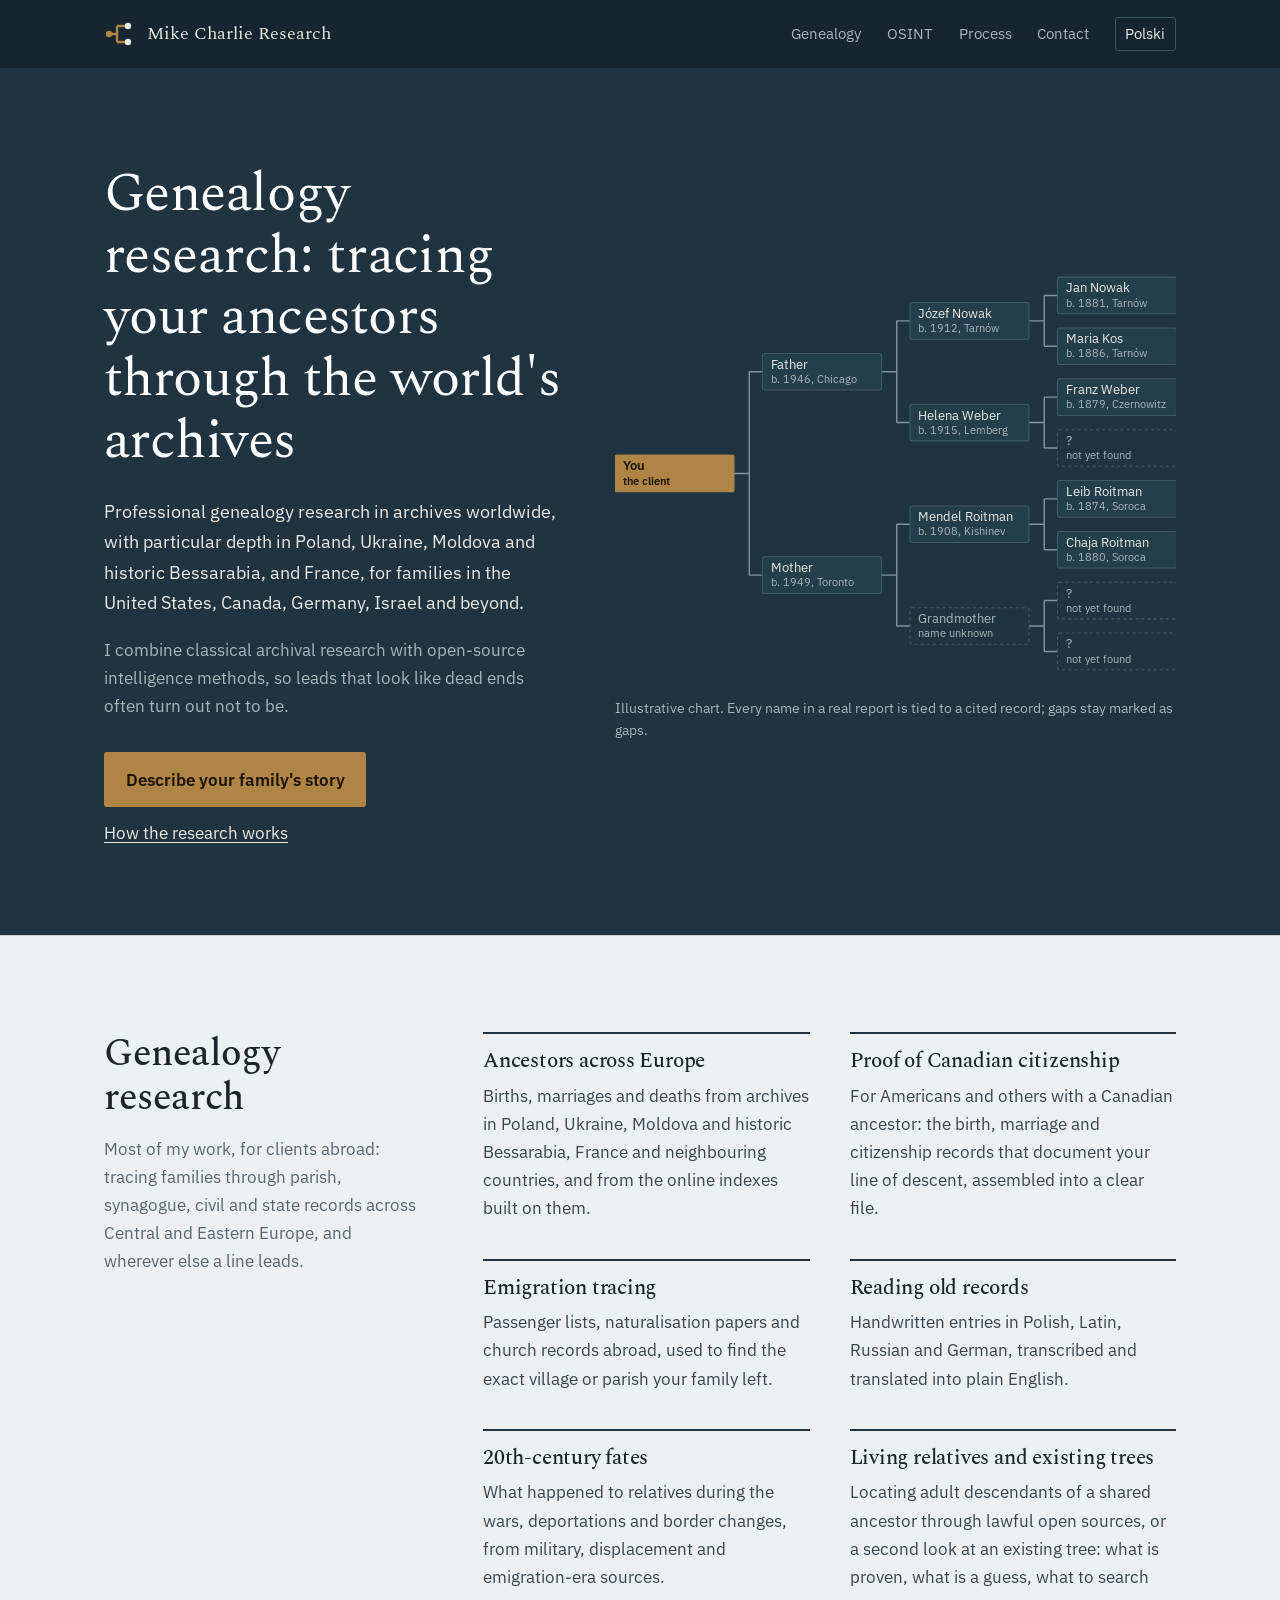
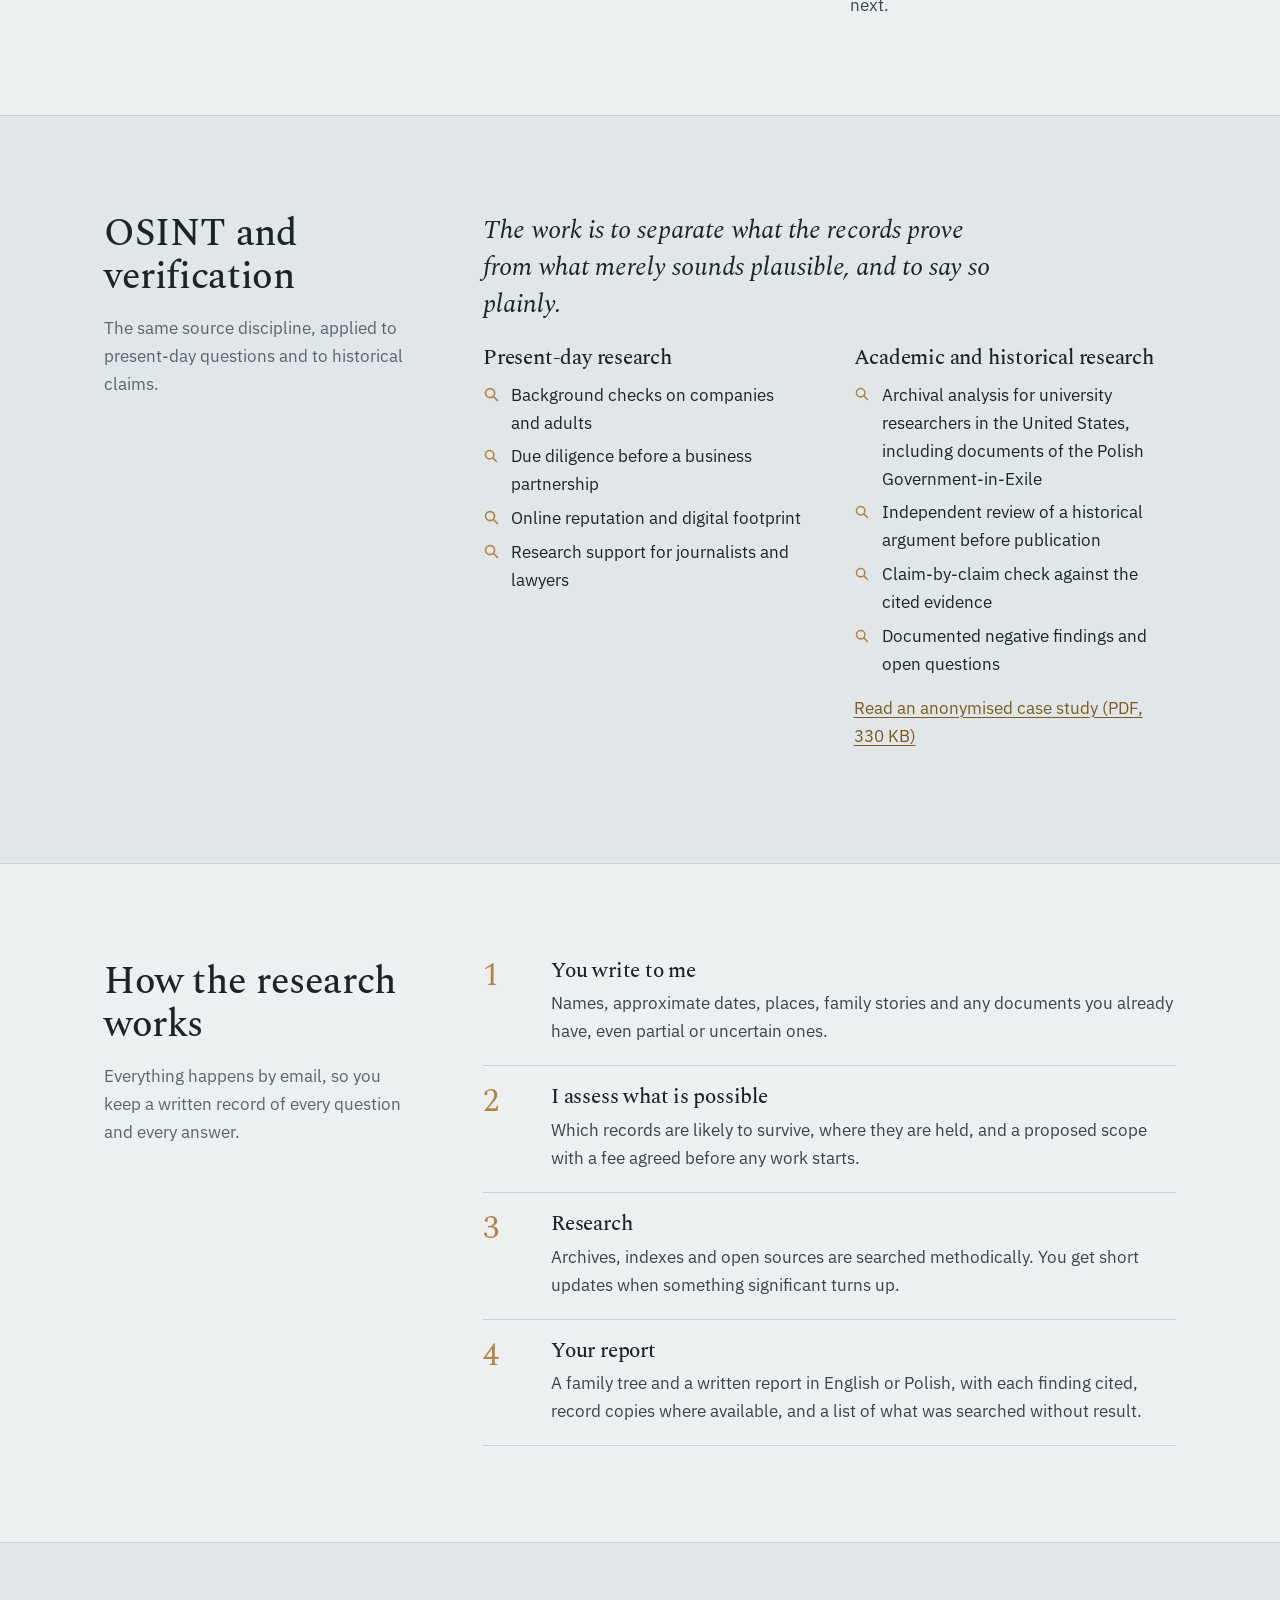
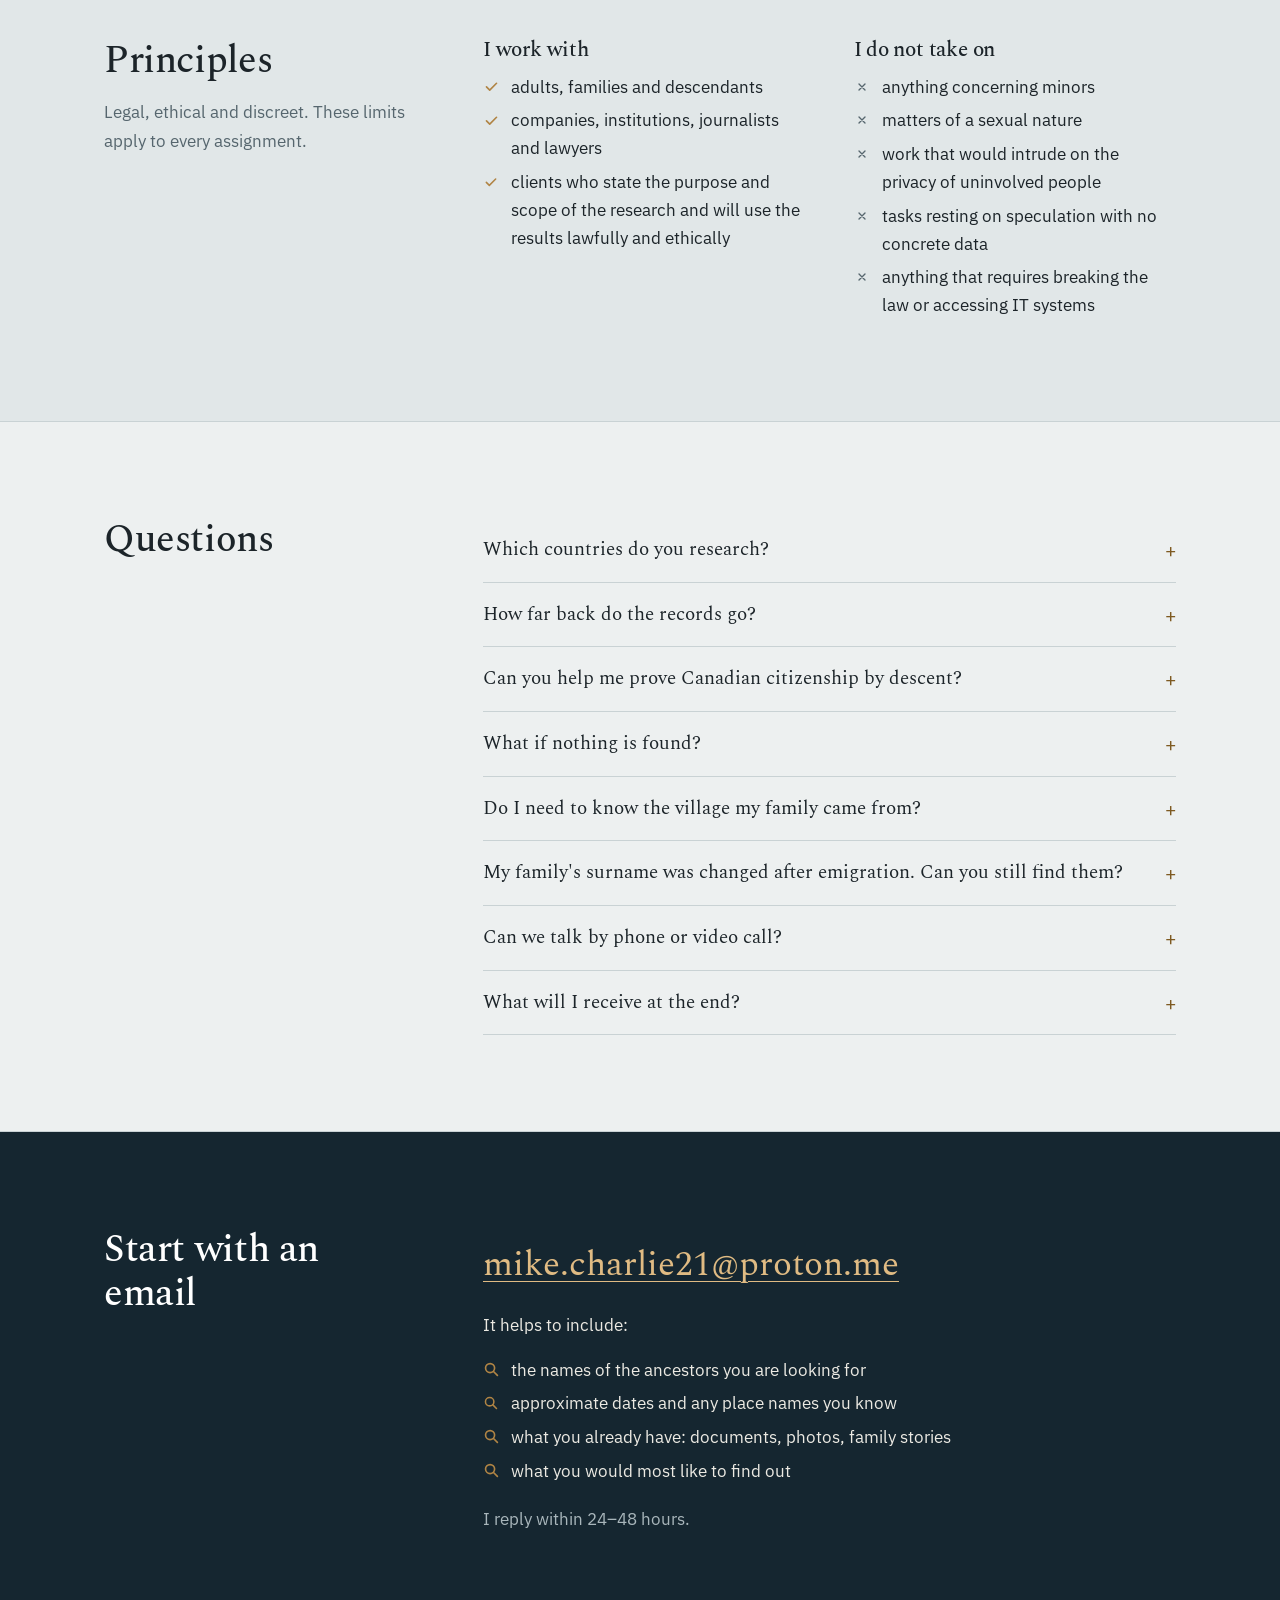
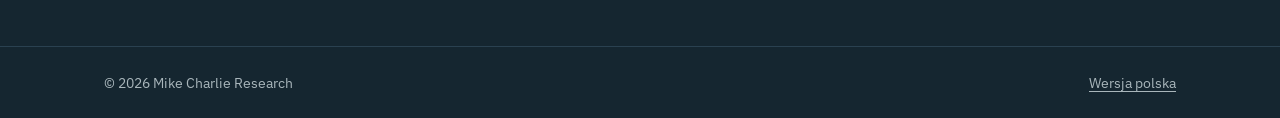
<file: index.html>
<!DOCTYPE html>
<html lang="en">
<head>
  <meta charset="utf-8">
  <meta name="viewport" content="width=device-width, initial-scale=1">
  <meta name="google-site-verification" content="2F_pTVGXEuFF2f7Jn3d5eMqypH66WBDVEzNMgGzVhtg">
  <title>Eastern European Genealogy Research | Mike Charlie Research</title>
  <meta name="description" content="Ancestor research in archives worldwide, in depth for Poland, Ukraine, Moldova (Bessarabia) and France. Canadian citizenship-by-descent records, OSINT.">
  <link rel="canonical" href="https://osintinvestigator.github.io/osint/">
  <link rel="alternate" hreflang="en" href="https://osintinvestigator.github.io/osint/">
  <link rel="alternate" hreflang="pl" href="https://osintinvestigator.github.io/osint/pl/">
  <link rel="alternate" hreflang="x-default" href="https://osintinvestigator.github.io/osint/">
  <meta name="robots" content="index, follow, max-image-preview:large">
  <meta name="theme-color" content="#152630">

  <meta property="og:type" content="website">
  <meta property="og:site_name" content="Mike Charlie Research">
  <meta property="og:title" content="Eastern European Genealogy Research | Mike Charlie Research">
  <meta property="og:description" content="Ancestor research in archives worldwide, in depth for Poland, Ukraine, Moldova and France, for families in the US, Canada, Germany and Israel. Every finding tied to a cited record.">
  <meta property="og:url" content="https://osintinvestigator.github.io/osint/">
  <meta property="og:image" content="https://osintinvestigator.github.io/osint/assets/og-image.png">
  <meta property="og:image:width" content="1200">
  <meta property="og:image:height" content="630">
  <meta property="og:locale" content="en_US">
  <meta property="og:locale:alternate" content="pl_PL">
  <meta name="twitter:card" content="summary_large_image">

  <link rel="icon" href="favicon.ico" sizes="32x32">
  <link rel="icon" href="assets/favicon.svg" type="image/svg+xml">
  <link rel="apple-touch-icon" href="assets/apple-touch-icon.png">

  <link rel="preconnect" href="https://fonts.googleapis.com">
  <link rel="preconnect" href="https://fonts.gstatic.com" crossorigin>
  <link href="https://fonts.googleapis.com/css2?family=IBM+Plex+Sans:wght@400;500;600&family=Spectral:ital,wght@0,400;0,500;1,400&display=swap" rel="stylesheet">
  <link rel="stylesheet" href="assets/styles.css">

  <script type="application/ld+json">
  {
    "@context": "https://schema.org",
    "@graph": [
      {
        "@type": "ProfessionalService",
        "@id": "https://osintinvestigator.github.io/osint/#business",
        "name": "Mike Charlie Research",
        "url": "https://osintinvestigator.github.io/osint/",
        "logo": "https://osintinvestigator.github.io/osint/assets/apple-touch-icon.png",
        "image": "https://osintinvestigator.github.io/osint/assets/og-image.png",
        "email": "mike.charlie21@proton.me",
        "description": "Genealogy research in archives worldwide, especially Poland, Ukraine, Moldova (historic Bessarabia) and France, for clients in the United States, Canada, Germany and Israel. Lineage documentation for proof of Canadian citizenship by descent, archival research for academics, historical source verification and open-source intelligence (OSINT).",
        "areaServed": "Worldwide",
        "availableLanguage": ["English", "Polish"],
        "knowsAbout": ["Eastern European genealogy", "Polish genealogy", "Ukrainian genealogy", "Bessarabia genealogy", "Moldovan genealogy", "Jewish genealogy", "French genealogy", "Canadian citizenship by descent", "Polish Government-in-Exile", "Archival research", "Metrical books", "Emigration records", "Historical source verification", "Open-source intelligence"],
        "hasOfferCatalog": {
          "@type": "OfferCatalog",
          "name": "Research services",
          "itemListElement": [
            {"@type": "Offer", "itemOffered": {"@type": "Service", "name": "Ancestor research in Poland, Ukraine, Moldova (Bessarabia), France and other European archives"}},
            {"@type": "Offer", "itemOffered": {"@type": "Service", "name": "Lineage documentation for proof of Canadian citizenship by descent"}},
            {"@type": "Offer", "itemOffered": {"@type": "Service", "name": "Emigration tracing and village-of-origin search"}},
            {"@type": "Offer", "itemOffered": {"@type": "Service", "name": "Reading and translating old records"}},
            {"@type": "Offer", "itemOffered": {"@type": "Service", "name": "20th-century fates: war, deportation and displacement"}},
            {"@type": "Offer", "itemOffered": {"@type": "Service", "name": "Archival research and historical source verification for academics"}},
            {"@type": "Offer", "itemOffered": {"@type": "Service", "name": "OSINT background checks and due diligence"}}
          ]
        }
      },
      {
        "@type": "WebSite",
        "@id": "https://osintinvestigator.github.io/osint/#website",
        "url": "https://osintinvestigator.github.io/osint/",
        "name": "Mike Charlie Research",
        "inLanguage": "en",
        "publisher": {"@id": "https://osintinvestigator.github.io/osint/#business"}
      },
      {
        "@type": "FAQPage",
        "mainEntity": [
          {"@type": "Question", "name": "Which countries do you research?",
           "acceptedAnswer": {"@type": "Answer", "text": "Mostly Central and Eastern Europe: Poland, Ukraine, Moldova and historic Bessarabia, plus France, Germany and other countries where a family line leads. Most of my clients live in the United States, Germany, Israel and Canada."}},
          {"@type": "Question", "name": "How far back do the records go?",
           "acceptedAnswer": {"@type": "Answer", "text": "It depends on the country and the parish or congregation. In Poland many Catholic parish registers survive from the 17th or 18th century; in former Russian Empire territories such as Bessarabia most surviving metrical books date from the 19th century. Wars destroyed some collections, so I tell you what is likely to survive before any work begins."}},
          {"@type": "Question", "name": "Can you help me prove Canadian citizenship by descent?",
           "acceptedAnswer": {"@type": "Answer", "text": "Yes, on the research side. I find and document the birth, marriage and citizenship records that connect you to a Canadian ancestor, and assemble them into a clear lineage file. I do not give legal advice or submit applications; for that, work with an immigration lawyer or with IRCC directly."}},
          {"@type": "Question", "name": "What if nothing is found?",
           "acceptedAnswer": {"@type": "Answer", "text": "A negative result is a result too. Records do not always survive, but I search every place where traces could exist, and the report shows what was searched and where the trail ends. The fee is agreed before the search begins and does not depend on the outcome."}},
          {"@type": "Question", "name": "Do I need to know the village my family came from?",
           "acceptedAnswer": {"@type": "Answer", "text": "No. Finding the place of origin is often the first part of the job. Emigration, naturalisation, military and church records in the destination country frequently name the town or parish."}},
          {"@type": "Question", "name": "My family's surname was changed after emigration. Can you still find them?",
           "acceptedAnswer": {"@type": "Answer", "text": "Usually, yes. Anglicised and misspelled names are common; I work from the forms that would have appeared in the original records, whether Polish, Latin, German, Russian or another language."}},
          {"@type": "Question", "name": "Can we talk by phone or video call?",
           "acceptedAnswer": {"@type": "Answer", "text": "No. All communication is by email. It keeps a written record of the scope, the questions and the findings, and it lets you reply in your own time."}},
          {"@type": "Question", "name": "What will I receive at the end?",
           "acceptedAnswer": {"@type": "Answer", "text": "A written report in English or Polish: the family tree, every finding linked to its source, copies or links to records where available, and a clear list of what was searched and not found."}}
        ]
      }
    ]
  }
  </script>
</head>
<body>
  <a class="skip" href="#main">Skip to content</a>

  <header class="site-head">
    <div class="wrap">
      <a class="brand" href="./" aria-label="Mike Charlie Research, home">
        <svg viewBox="0 0 32 32" aria-hidden="true"><path d="M6 16h7M13 8v16M13 8h9M13 24h9" stroke="#b08444" stroke-width="2.4" fill="none"/><circle cx="24" cy="8" r="3.2" fill="#eceae3"/><circle cx="24" cy="24" r="3.2" fill="#eceae3"/><circle cx="5" cy="16" r="3.2" fill="#b08444"/></svg>
        Mike Charlie Research
      </a>
      <nav class="nav" aria-label="Main">
        <a class="opt" href="#genealogy">Genealogy</a>
        <a class="opt" href="#osint">OSINT</a>
        <a class="opt" href="#process">Process</a>
        <a class="opt" href="#contact">Contact</a>
        <a class="lang" href="pl/" hreflang="pl" lang="pl">Polski</a>
      </nav>
    </div>
  </header>

  <main id="main">
    <section class="hero">
      <div class="wrap">
        <div>
          <h1>Genealogy research: tracing your ancestors through the world's archives</h1>
          <p class="lede">Professional genealogy research in archives worldwide, with particular depth in Poland, Ukraine, Moldova and historic Bessarabia, and France, for families in the United States, Canada, Germany, Israel and beyond.</p>
          <p class="sub">I combine classical archival research with open-source intelligence methods, so leads that look like dead ends often turn out not to be.</p>
          <div class="cta-row">
            <a class="btn" href="#contact">Describe your family's story</a>
            <a class="alt" href="#process">How the research works</a>
          </div>
        </div>
        <figure style="margin:0">
          <svg class="tree" viewBox="0 0 552 400" role="img" aria-labelledby="tree-t tree-d">
          <title id="tree-t">Example ancestor chart</title><desc id="tree-d">Four generations traced back from a client in North America to great-grandparents born in Tarnów, Czernowitz and Soroca in Bessarabia, with unresolved branches marked as not yet found.</desc>
          <path class="br g2" d="M117 200H132M132 100V300M132 100H145M132 300H145"/>
          <path class="br g3" d="M262 100H277M277 50V150M277 50H290M277 150H290"/>
          <path class="br g3" d="M262 300H277M277 250V350M277 250H290M277 350H290"/>
          <path class="br g4" d="M407 50H422M422 25V75M422 25H435M422 75H435"/>
          <path class="br g4" d="M407 150H422M422 125V175M422 125H435M422 175H435"/>
          <path class="br g4" d="M407 250H422M422 225V275M422 225H435M422 275H435"/>
          <path class="br g4" d="M407 350H422M422 325V375M422 325H435M422 375H435"/>
          <g class="slip g1 you"><rect x="0" y="182" width="117" height="36" rx="2"/><text x="8" y="197">You</text><text class="y" x="8" y="211">the client</text></g>
          <g class="slip g2"><rect x="145" y="82" width="117" height="36" rx="2"/><text x="153" y="97">Father</text><text class="y" x="153" y="111">b. 1946, Chicago</text></g>
          <g class="slip g2"><rect x="145" y="282" width="117" height="36" rx="2"/><text x="153" y="297">Mother</text><text class="y" x="153" y="311">b. 1949, Toronto</text></g>
          <g class="slip g3"><rect x="290" y="32" width="117" height="36" rx="2"/><text x="298" y="47">Józef Nowak</text><text class="y" x="298" y="61">b. 1912, Tarnów</text></g>
          <g class="slip g3"><rect x="290" y="132" width="117" height="36" rx="2"/><text x="298" y="147">Helena Weber</text><text class="y" x="298" y="161">b. 1915, Lemberg</text></g>
          <g class="slip g3"><rect x="290" y="232" width="117" height="36" rx="2"/><text x="298" y="247">Mendel Roitman</text><text class="y" x="298" y="261">b. 1908, Kishinev</text></g>
          <g class="slip g3 unknown"><rect x="290" y="332" width="117" height="36" rx="2"/><text x="298" y="347">Grandmother</text><text class="y" x="298" y="361">name unknown</text></g>
          <g class="slip g4"><rect x="435" y="7" width="117" height="36" rx="2"/><text x="443" y="22">Jan Nowak</text><text class="y" x="443" y="36">b. 1881, Tarnów</text></g>
          <g class="slip g4"><rect x="435" y="57" width="117" height="36" rx="2"/><text x="443" y="72">Maria Kos</text><text class="y" x="443" y="86">b. 1886, Tarnów</text></g>
          <g class="slip g4"><rect x="435" y="107" width="117" height="36" rx="2"/><text x="443" y="122">Franz Weber</text><text class="y" x="443" y="136">b. 1879, Czernowitz</text></g>
          <g class="slip g4 unknown"><rect x="435" y="157" width="117" height="36" rx="2"/><text x="443" y="172">?</text><text class="y" x="443" y="186">not yet found</text></g>
          <g class="slip g4"><rect x="435" y="207" width="117" height="36" rx="2"/><text x="443" y="222">Leib Roitman</text><text class="y" x="443" y="236">b. 1874, Soroca</text></g>
          <g class="slip g4"><rect x="435" y="257" width="117" height="36" rx="2"/><text x="443" y="272">Chaja Roitman</text><text class="y" x="443" y="286">b. 1880, Soroca</text></g>
          <g class="slip g4 unknown"><rect x="435" y="307" width="117" height="36" rx="2"/><text x="443" y="322">?</text><text class="y" x="443" y="336">not yet found</text></g>
          <g class="slip g4 unknown"><rect x="435" y="357" width="117" height="36" rx="2"/><text x="443" y="372">?</text><text class="y" x="443" y="386">not yet found</text></g>
          </svg>
          <figcaption class="tree-cap">Illustrative chart. Every name in a real report is tied to a cited record; gaps stay marked as gaps.</figcaption>
        </figure>
      </div>
    </section>

    <section class="section" id="genealogy">
      <div class="wrap split">
        <header>
          <h2>Genealogy research</h2>
          <p>Most of my work, for clients abroad: tracing families through parish, synagogue, civil and state records across Central and Eastern Europe, and wherever else a line leads.</p>
        </header>
        <ul class="services">
          <li>
            <h3>Ancestors across Europe</h3>
            <p>Births, marriages and deaths from archives in Poland, Ukraine, Moldova and historic Bessarabia, France and neighbouring countries, and from the online indexes built on them.</p>
          </li>
          <li>
            <h3>Proof of Canadian citizenship</h3>
            <p>For Americans and others with a Canadian ancestor: the birth, marriage and citizenship records that document your line of descent, assembled into a clear file.</p>
          </li>
          <li>
            <h3>Emigration tracing</h3>
            <p>Passenger lists, naturalisation papers and church records abroad, used to find the exact village or parish your family left.</p>
          </li>
          <li>
            <h3>Reading old records</h3>
            <p>Handwritten entries in Polish, Latin, Russian and German, transcribed and translated into plain English.</p>
          </li>
          <li>
            <h3>20th-century fates</h3>
            <p>What happened to relatives during the wars, deportations and border changes, from military, displacement and emigration-era sources.</p>
          </li>
          <li>
            <h3>Living relatives and existing trees</h3>
            <p>Locating adult descendants of a shared ancestor through lawful open sources, or a second look at an existing tree: what is proven, what is a guess, what to search next.</p>
          </li>
        </ul>
      </div>
    </section>

    <section class="section band" id="osint">
      <div class="wrap split">
        <header>
          <h2>OSINT and verification</h2>
          <p>The same source discipline, applied to present-day questions and to historical claims.</p>
        </header>
        <div>
          <p class="quote">The work is to separate what the records prove from what merely sounds plausible, and to say so plainly.</p>
          <div class="two">
            <div>
              <h3>Present-day research</h3>
              <ul class="plain ico search">
                <li>Background checks on companies and adults</li>
                <li>Due diligence before a business partnership</li>
                <li>Online reputation and digital footprint</li>
                <li>Research support for journalists and lawyers</li>
              </ul>
            </div>
            <div>
              <h3>Academic and historical research</h3>
              <ul class="plain ico search">
                <li>Archival analysis for university researchers in the United States, including documents of the Polish Government-in-Exile</li>
                <li>Independent review of a historical argument before publication</li>
                <li>Claim-by-claim check against the cited evidence</li>
                <li>Documented negative findings and open questions</li>
              </ul>
              <p style="margin-top:1rem"><a href="assets/case-study-historical-source-verification.pdf">Read an anonymised case study (PDF, 330 KB)</a></p>
            </div>
          </div>
        </div>
      </div>
    </section>

    <section class="section" id="process">
      <div class="wrap split">
        <header>
          <h2>How the research works</h2>
          <p>Everything happens by email, so you keep a written record of every question and every answer.</p>
        </header>
        <ol class="steps">
          <li>
            <h3>You write to me</h3>
            <p>Names, approximate dates, places, family stories and any documents you already have, even partial or uncertain ones.</p>
          </li>
          <li>
            <h3>I assess what is possible</h3>
            <p>Which records are likely to survive, where they are held, and a proposed scope with a fee agreed before any work starts.</p>
          </li>
          <li>
            <h3>Research</h3>
            <p>Archives, indexes and open sources are searched methodically. You get short updates when something significant turns up.</p>
          </li>
          <li>
            <h3>Your report</h3>
            <p>A family tree and a written report in English or Polish, with each finding cited, record copies where available, and a list of what was searched without result.</p>
          </li>
        </ol>
      </div>
    </section>

    <section class="section band" id="ethics">
      <div class="wrap split">
        <header>
          <h2>Principles</h2>
          <p>Legal, ethical and discreet. These limits apply to every assignment.</p>
        </header>
        <div class="two">
          <div>
            <h3>I work with</h3>
            <ul class="plain ico yes">
              <li>adults, families and descendants</li>
              <li>companies, institutions, journalists and lawyers</li>
              <li>clients who state the purpose and scope of the research and will use the results lawfully and ethically</li>
            </ul>
          </div>
          <div>
            <h3>I do not take on</h3>
            <ul class="plain ico no">
              <li>anything concerning minors</li>
              <li>matters of a sexual nature</li>
              <li>work that would intrude on the privacy of uninvolved people</li>
              <li>tasks resting on speculation with no concrete data</li>
              <li>anything that requires breaking the law or accessing IT systems</li>
            </ul>
          </div>
        </div>
      </div>
    </section>

    <section class="section faq" id="faq">
      <div class="wrap split">
        <header>
          <h2>Questions</h2>
        </header>
        <div>
          <details>
            <summary>Which countries do you research?</summary>
            <p>Mostly Central and Eastern Europe: Poland, Ukraine, Moldova and historic Bessarabia, plus France, Germany and other countries where a family line leads. Most of my clients live in the United States, Germany, Israel and Canada.</p>
          </details>
          <details>
            <summary>How far back do the records go?</summary>
            <p>It depends on the country and the parish or congregation. In Poland many Catholic parish registers survive from the 17th or 18th century; in former Russian Empire territories such as Bessarabia most surviving metrical books date from the 19th century. Wars destroyed some collections, so I tell you what is likely to survive before any work begins.</p>
          </details>
          <details>
            <summary>Can you help me prove Canadian citizenship by descent?</summary>
            <p>Yes, on the research side. I find and document the birth, marriage and citizenship records that connect you to a Canadian ancestor, and assemble them into a clear lineage file. I do not give legal advice or submit applications; for that, work with an immigration lawyer or with IRCC directly.</p>
          </details>
          <details>
            <summary>What if nothing is found?</summary>
            <p>A negative result is a result too. Records do not always survive, but I search every place where traces could exist, and the report shows what was searched and where the trail ends. The fee is agreed before the search begins and does not depend on the outcome.</p>
          </details>
          <details>
            <summary>Do I need to know the village my family came from?</summary>
            <p>No. Finding the place of origin is often the first part of the job. Emigration, naturalisation, military and church records in the destination country frequently name the town or parish.</p>
          </details>
          <details>
            <summary>My family's surname was changed after emigration. Can you still find them?</summary>
            <p>Usually, yes. Anglicised and misspelled names are common; I work from the forms that would have appeared in the original records, whether Polish, Latin, German, Russian or another language.</p>
          </details>
          <details>
            <summary>Can we talk by phone or video call?</summary>
            <p>No. All communication is by email. It keeps a written record of the scope, the questions and the findings, and it lets you reply in your own time.</p>
          </details>
          <details>
            <summary>What will I receive at the end?</summary>
            <p>A written report in English or Polish: the family tree, every finding linked to its source, copies or links to records where available, and a clear list of what was searched and not found.</p>
          </details>
        </div>
      </div>
    </section>

    <section class="section contact" id="contact">
      <div class="wrap split">
        <header>
          <h2>Start with an email</h2>
        </header>
        <div>
          <a class="mail" href="mailto:mike.charlie21@proton.me?subject=Genealogy%20research%20inquiry">mike.charlie21@proton.me</a>
          <p>It helps to include:</p>
          <ul class="plain ico search">
            <li>the names of the ancestors you are looking for</li>
            <li>approximate dates and any place names you know</li>
            <li>what you already have: documents, photos, family stories</li>
            <li>what you would most like to find out</li>
          </ul>
          <p class="muted" style="margin-top:1.25rem">I reply within 24–48 hours.</p>
        </div>
      </div>
    </section>
  </main>

  <footer class="site-foot">
    <div class="wrap">
      <span>© 2026 Mike Charlie Research</span>
      <span><a href="pl/" hreflang="pl" lang="pl">Wersja polska</a></span>
    </div>
  </footer>
</body>
</html>
</file>
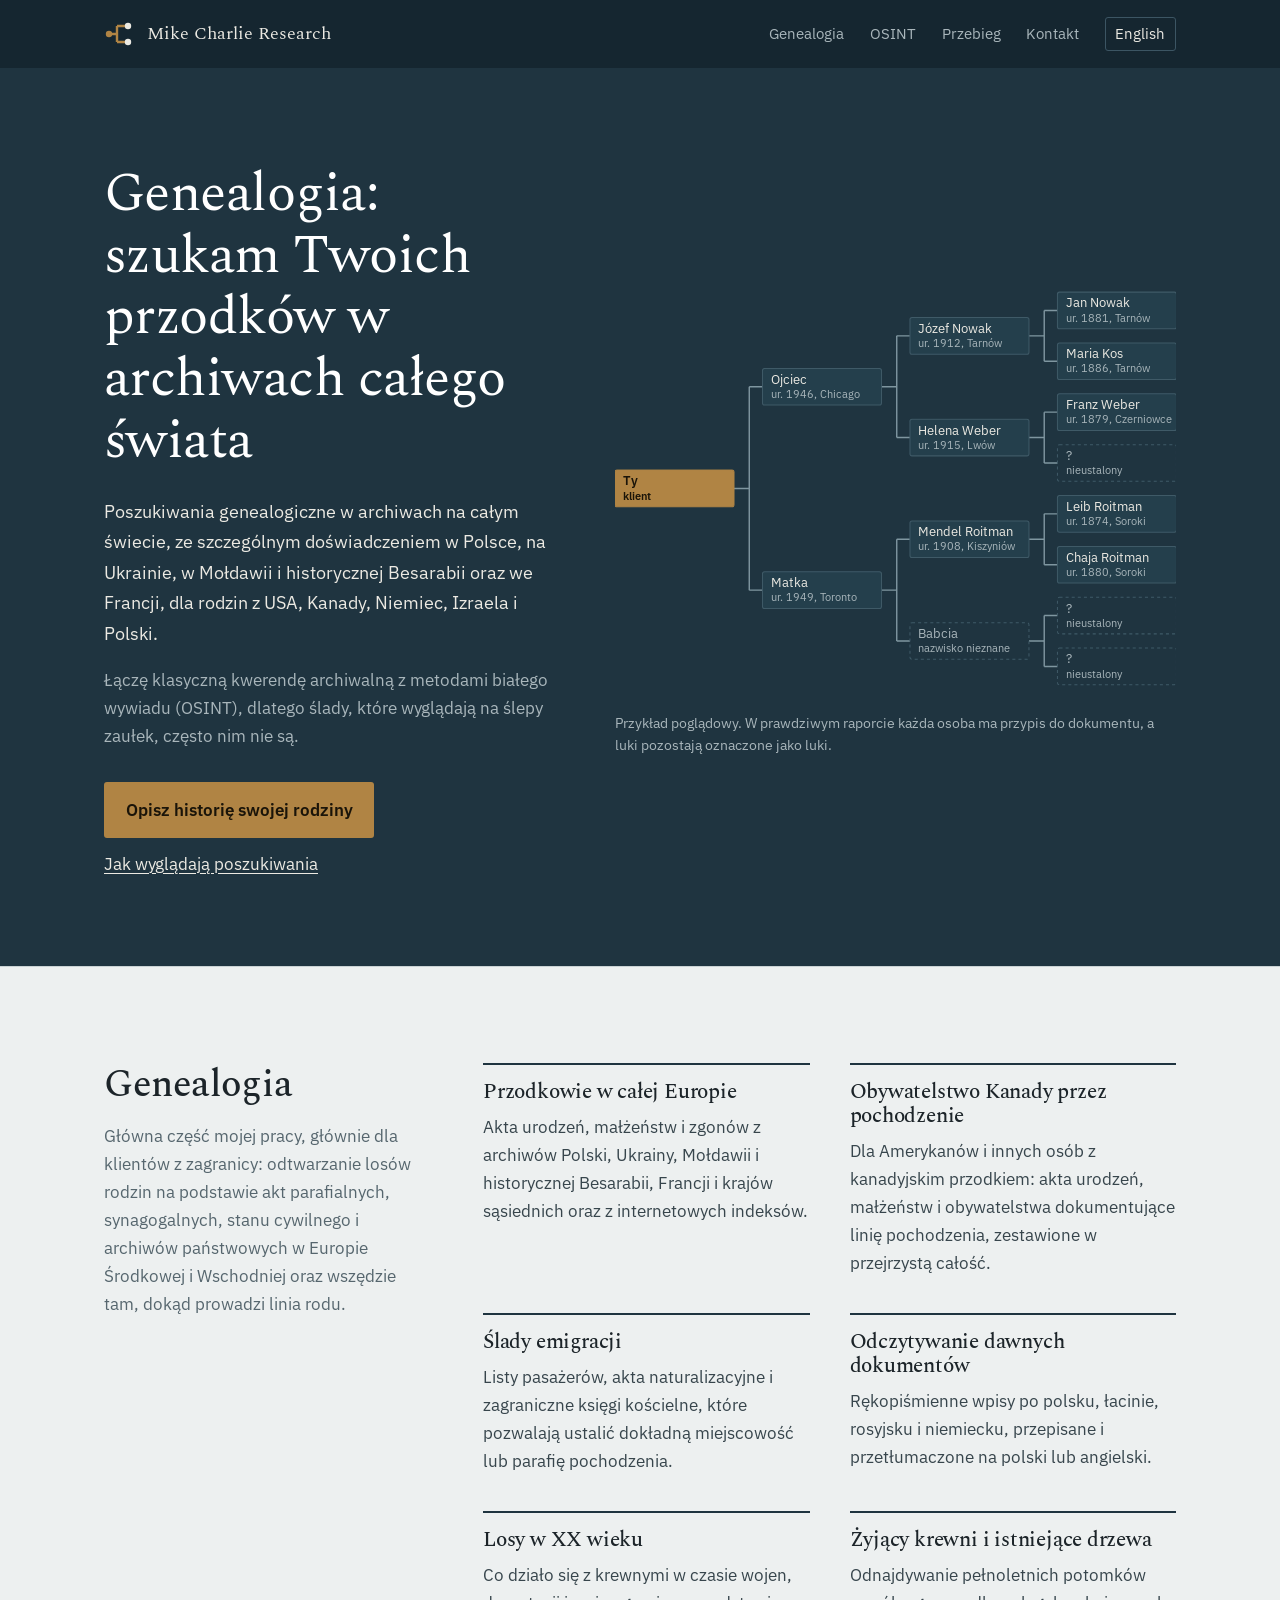
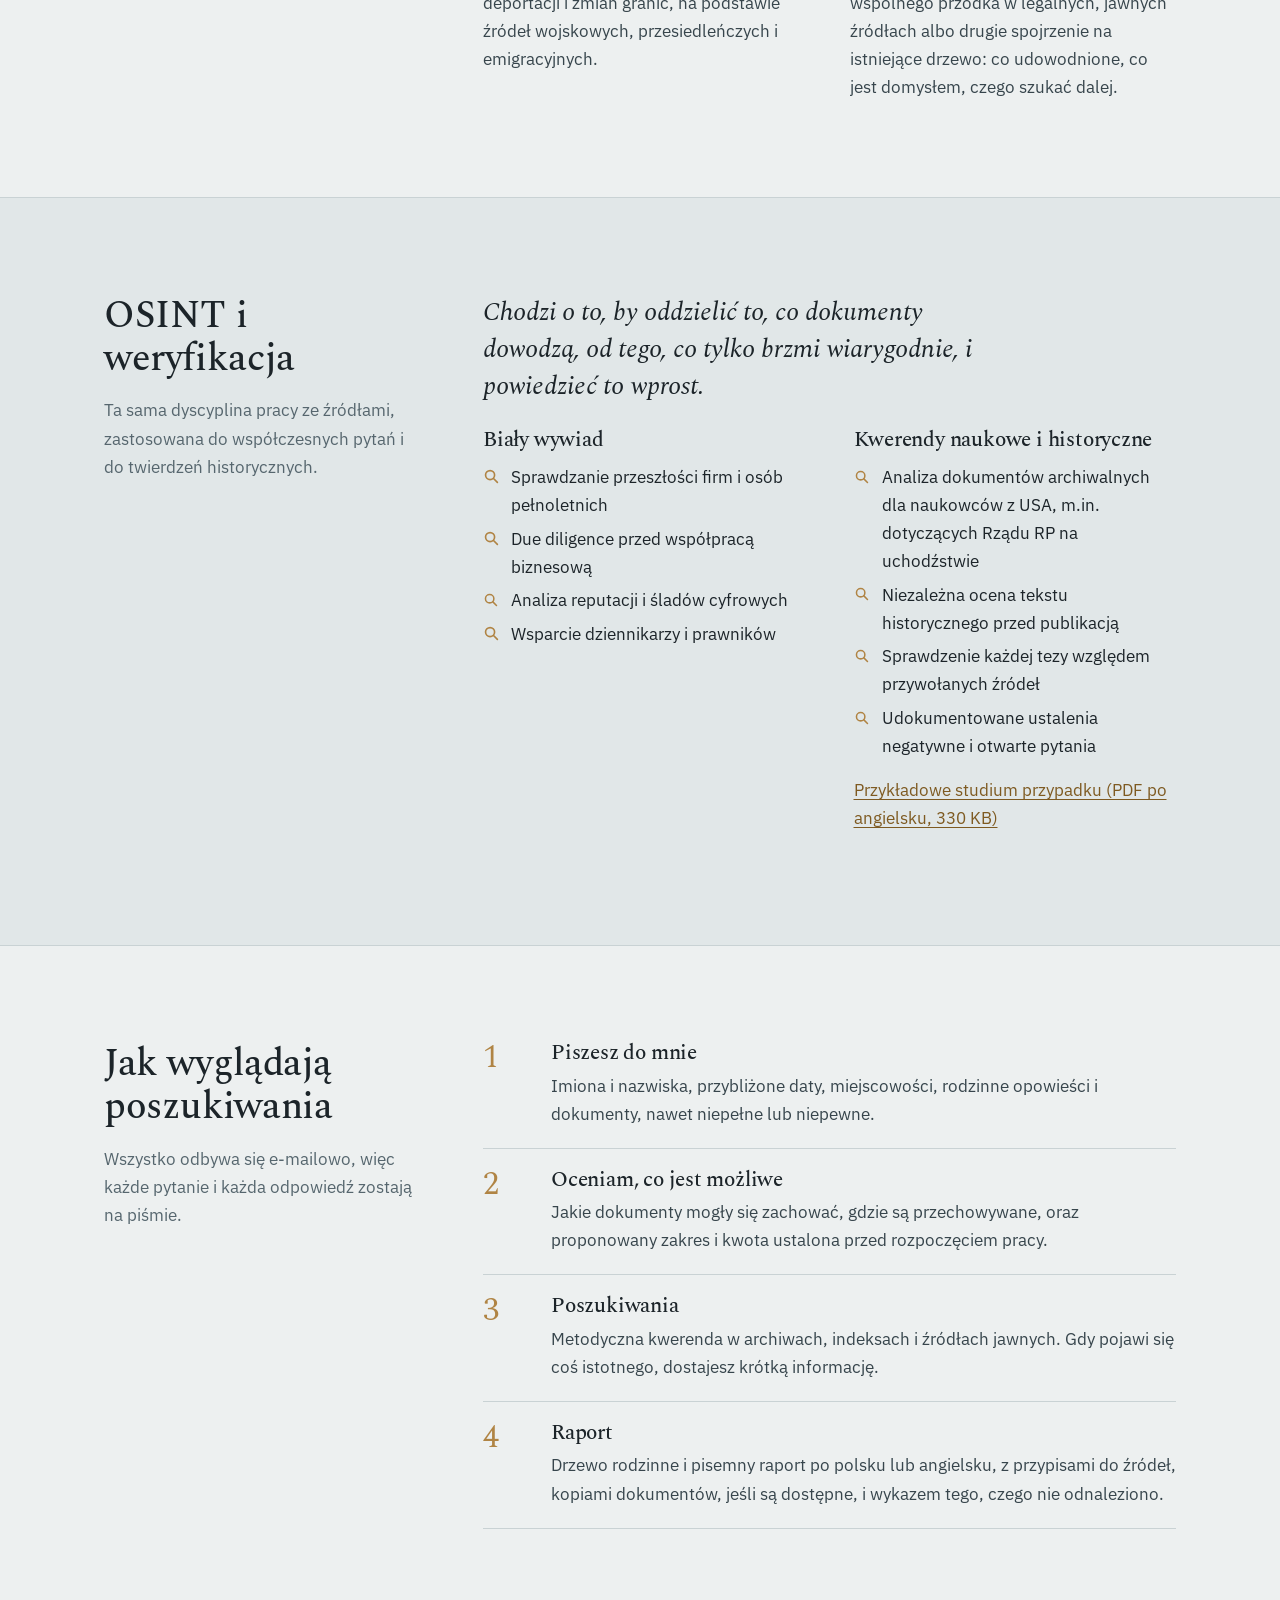
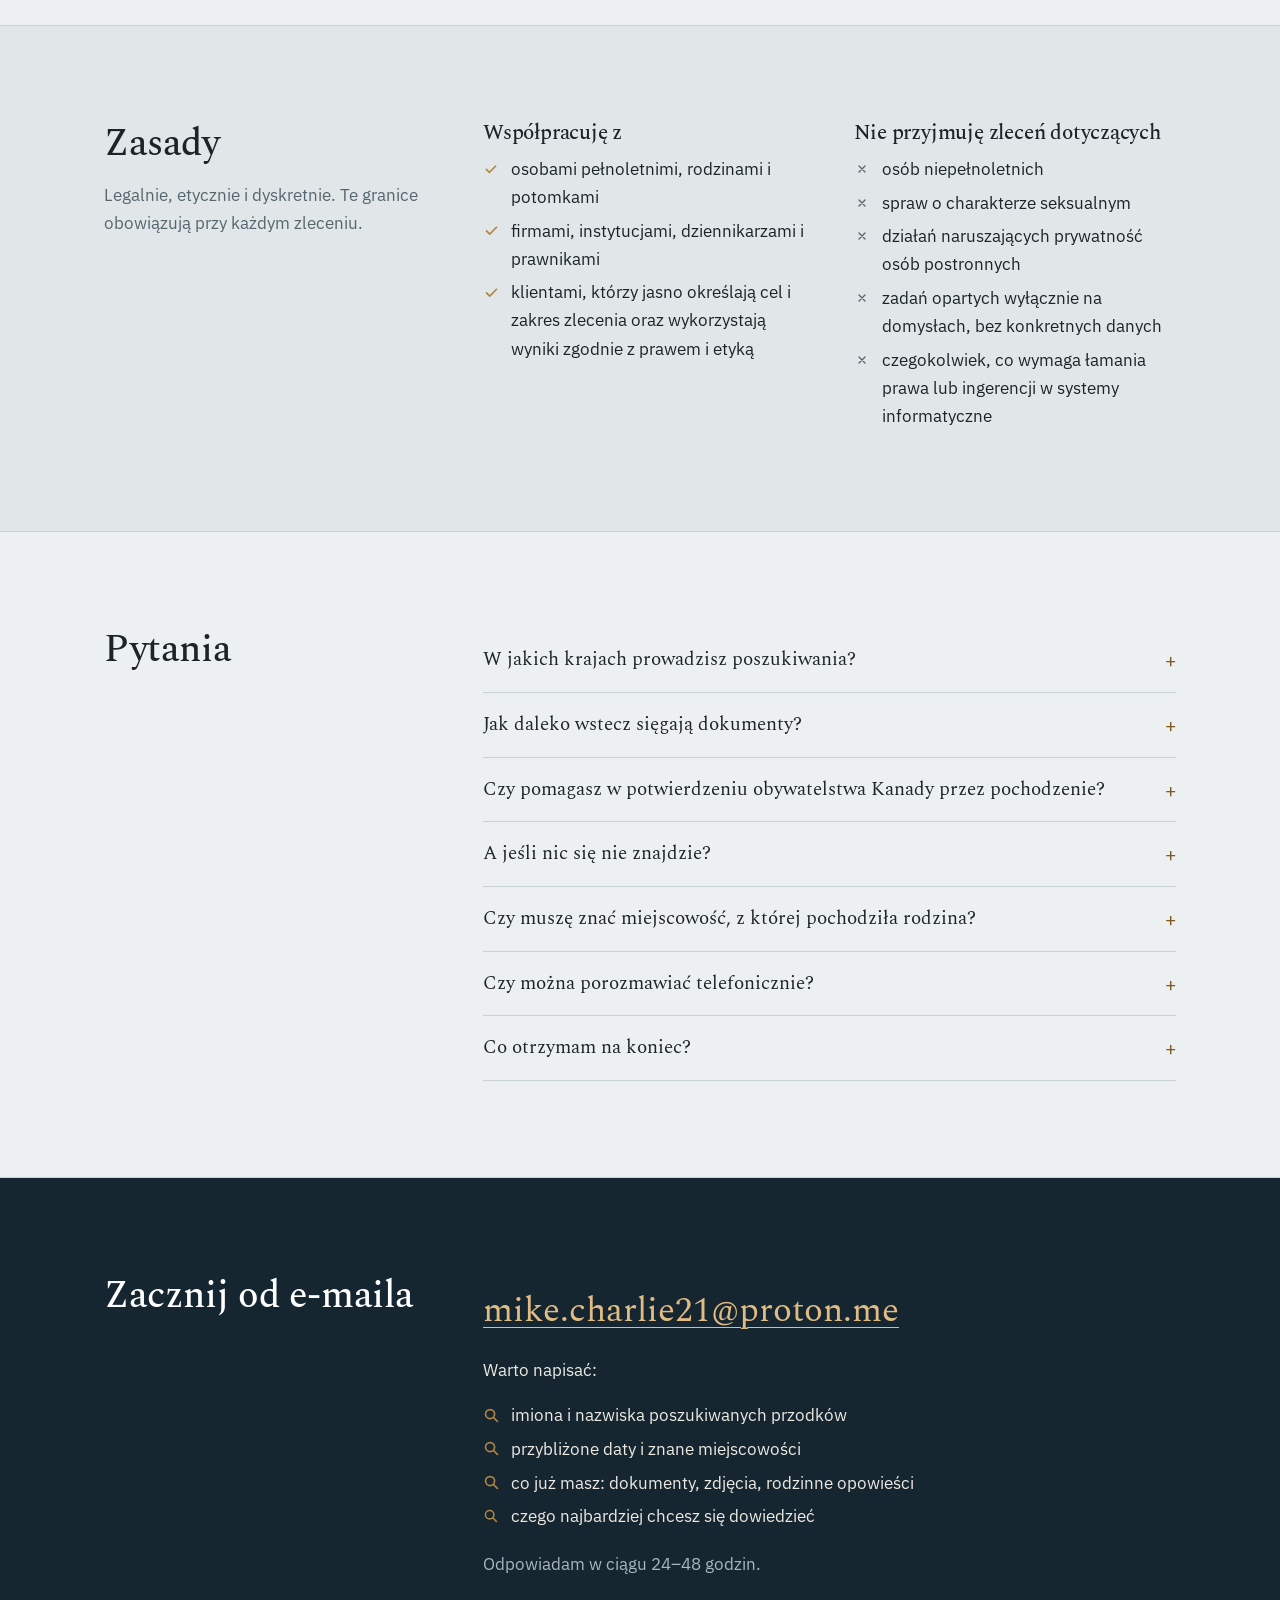
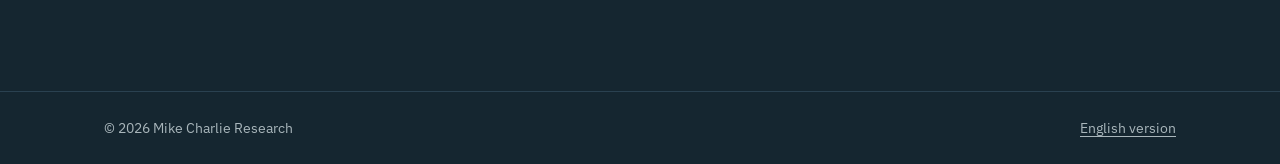
<file: pl/index.html>
<!DOCTYPE html>
<html lang="pl">
<head>
  <meta charset="utf-8">
  <meta name="viewport" content="width=device-width, initial-scale=1">
  <meta name="google-site-verification" content="2F_pTVGXEuFF2f7Jn3d5eMqypH66WBDVEzNMgGzVhtg">
  <title>Genealogia i poszukiwania przodków | Mike Charlie Research</title>
  <meta name="description" content="Poszukiwania przodków w archiwach na całym świecie, zwłaszcza w Polsce, na Ukrainie, w Mołdawii (Besarabii) i Francji. Obywatelstwo Kanady, kwerendy, OSINT.">
  <link rel="canonical" href="https://osintinvestigator.github.io/osint/pl/">
  <link rel="alternate" hreflang="en" href="https://osintinvestigator.github.io/osint/">
  <link rel="alternate" hreflang="pl" href="https://osintinvestigator.github.io/osint/pl/">
  <link rel="alternate" hreflang="x-default" href="https://osintinvestigator.github.io/osint/">
  <meta name="robots" content="index, follow, max-image-preview:large">
  <meta name="theme-color" content="#152630">

  <meta property="og:type" content="website">
  <meta property="og:site_name" content="Mike Charlie Research">
  <meta property="og:title" content="Genealogia i poszukiwania przodków | Mike Charlie Research">
  <meta property="og:description" content="Poszukiwania przodków w archiwach na całym świecie, zwłaszcza w Polsce, na Ukrainie, w Mołdawii i Francji, dla rodzin z USA, Kanady, Niemiec i Izraela. Każde ustalenie poparte przypisem do dokumentu.">
  <meta property="og:url" content="https://osintinvestigator.github.io/osint/pl/">
  <meta property="og:image" content="https://osintinvestigator.github.io/osint/assets/og-image-pl.png">
  <meta property="og:image:width" content="1200">
  <meta property="og:image:height" content="630">
  <meta property="og:locale" content="pl_PL">
  <meta property="og:locale:alternate" content="en_US">
  <meta name="twitter:card" content="summary_large_image">

  <link rel="icon" href="../favicon.ico" sizes="32x32">
  <link rel="icon" href="../assets/favicon.svg" type="image/svg+xml">
  <link rel="apple-touch-icon" href="../assets/apple-touch-icon.png">

  <link rel="preconnect" href="https://fonts.googleapis.com">
  <link rel="preconnect" href="https://fonts.gstatic.com" crossorigin>
  <link href="https://fonts.googleapis.com/css2?family=IBM+Plex+Sans:wght@400;500;600&family=Spectral:ital,wght@0,400;0,500;1,400&display=swap" rel="stylesheet">
  <link rel="stylesheet" href="../assets/styles.css">

  <script type="application/ld+json">
  {
    "@context": "https://schema.org",
    "@graph": [
      {
        "@type": "ProfessionalService",
        "@id": "https://osintinvestigator.github.io/osint/#business",
        "name": "Mike Charlie Research",
        "url": "https://osintinvestigator.github.io/osint/pl/",
        "logo": "https://osintinvestigator.github.io/osint/assets/apple-touch-icon.png",
        "image": "https://osintinvestigator.github.io/osint/assets/og-image-pl.png",
        "email": "mike.charlie21@proton.me",
        "description": "Poszukiwania genealogiczne w archiwach na całym świecie, zwłaszcza Polski, Ukrainy, Mołdawii (historycznej Besarabii) i Francji, dla klientów z USA, Kanady, Niemiec i Izraela. Dokumentacja pochodzenia do potwierdzenia obywatelstwa Kanady, kwerendy dla naukowców, weryfikacja źródeł historycznych i biały wywiad (OSINT).",
        "areaServed": "Worldwide",
        "availableLanguage": ["Polish", "English"],
        "knowsAbout": ["Genealogia", "Poszukiwania przodków", "Genealogia Europy Wschodniej", "Besarabia", "Mołdawia", "Ukraina", "Obywatelstwo Kanady przez pochodzenie", "Rząd RP na uchodźstwie", "Księgi metrykalne", "Emigracja", "Weryfikacja źródeł historycznych", "OSINT"]
      },
      {
        "@type": "FAQPage",
        "inLanguage": "pl",
        "mainEntity": [
          {"@type": "Question", "name": "W jakich krajach prowadzisz poszukiwania?",
           "acceptedAnswer": {"@type": "Answer", "text": "Głównie w Europie Środkowej i Wschodniej: w Polsce, na Ukrainie, w Mołdawii i historycznej Besarabii, a także we Francji, w Niemczech i innych krajach, do których prowadzi linia rodu. Większość moich klientów mieszka w USA, Niemczech, Izraelu i Kanadzie."}},
          {"@type": "Question", "name": "Jak daleko wstecz sięgają dokumenty?",
           "acceptedAnswer": {"@type": "Answer", "text": "To zależy od kraju i parafii lub gminy wyznaniowej. W Polsce wiele katolickich ksiąg parafialnych zachowało się od XVII lub XVIII wieku; na dawnych ziemiach Imperium Rosyjskiego, np. w Besarabii, większość zachowanych ksiąg metrykalnych pochodzi z XIX wieku. Część zasobów zniszczyły wojny, więc zanim zacznę pracę, mówię, czego realnie można się spodziewać."}},
          {"@type": "Question", "name": "Czy pomagasz w potwierdzeniu obywatelstwa Kanady przez pochodzenie?",
           "acceptedAnswer": {"@type": "Answer", "text": "Tak, w części badawczej. Odnajduję i dokumentuję akta urodzeń, małżeństw i obywatelstwa, które łączą Cię z kanadyjskim przodkiem, i zestawiam je w przejrzystą dokumentację pochodzenia. Nie udzielam porad prawnych i nie składam wniosków; w tym zakresie należy zwrócić się do prawnika imigracyjnego lub bezpośrednio do IRCC."}},
          {"@type": "Question", "name": "A jeśli nic się nie znajdzie?",
           "acceptedAnswer": {"@type": "Answer", "text": "Wynik negatywny to też wynik. Dokumenty nie zawsze się zachowały, ale szukam wszędzie, gdzie mogą być ślady, a raport pokazuje, co i gdzie sprawdzono oraz gdzie trop się urywa. Kwotę ustalamy przed rozpoczęciem poszukiwań i nie zależy ona od wyniku."}},
          {"@type": "Question", "name": "Czy muszę znać miejscowość, z której pochodziła rodzina?",
           "acceptedAnswer": {"@type": "Answer", "text": "Nie. Ustalenie miejsca pochodzenia to często pierwszy etap pracy. Dokumenty emigracyjne, wojskowe i kościelne często wskazują miejscowość lub parafię."}},
          {"@type": "Question", "name": "Czy można porozmawiać telefonicznie?",
           "acceptedAnswer": {"@type": "Answer", "text": "Nie. Cała komunikacja odbywa się e-mailowo. Dzięki temu zakres zlecenia, pytania i ustalenia są udokumentowane na piśmie."}},
          {"@type": "Question", "name": "Co otrzymam na koniec?",
           "acceptedAnswer": {"@type": "Answer", "text": "Pisemny raport po polsku lub angielsku: drzewo rodzinne, każde ustalenie z odwołaniem do źródła, kopie lub linki do dokumentów, jeśli są dostępne, oraz wykaz tego, czego szukano bez rezultatu."}}
        ]
      }
    ]
  }
  </script>
</head>
<body>
  <a class="skip" href="#main">Przejdź do treści</a>

  <header class="site-head">
    <div class="wrap">
      <a class="brand" href="./" aria-label="Mike Charlie Research, strona główna">
        <svg viewBox="0 0 32 32" aria-hidden="true"><path d="M6 16h7M13 8v16M13 8h9M13 24h9" stroke="#b08444" stroke-width="2.4" fill="none"/><circle cx="24" cy="8" r="3.2" fill="#eceae3"/><circle cx="24" cy="24" r="3.2" fill="#eceae3"/><circle cx="5" cy="16" r="3.2" fill="#b08444"/></svg>
        Mike Charlie Research
      </a>
      <nav class="nav" aria-label="Menu główne">
        <a class="opt" href="#genealogia">Genealogia</a>
        <a class="opt" href="#osint">OSINT</a>
        <a class="opt" href="#przebieg">Przebieg</a>
        <a class="opt" href="#kontakt">Kontakt</a>
        <a class="lang" href="../" hreflang="en" lang="en">English</a>
      </nav>
    </div>
  </header>

  <main id="main">
    <section class="hero">
      <div class="wrap">
        <div>
          <h1>Genealogia: szukam Twoich przodków w archiwach całego świata</h1>
          <p class="lede">Poszukiwania genealogiczne w archiwach na całym świecie, ze szczególnym doświadczeniem w Polsce, na Ukrainie, w Mołdawii i historycznej Besarabii oraz we Francji, dla rodzin z USA, Kanady, Niemiec, Izraela i Polski.</p>
          <p class="sub">Łączę klasyczną kwerendę archiwalną z metodami białego wywiadu (OSINT), dlatego ślady, które wyglądają na ślepy zaułek, często nim nie są.</p>
          <div class="cta-row">
            <a class="btn" href="#kontakt">Opisz historię swojej rodziny</a>
            <a class="alt" href="#przebieg">Jak wyglądają poszukiwania</a>
          </div>
        </div>
        <figure style="margin:0">
          <svg class="tree" viewBox="0 0 552 400" role="img" aria-labelledby="tree-t tree-d">
          <title id="tree-t">Przykładowa tablica przodków</title><desc id="tree-d">Cztery pokolenia od klienta z Ameryki Północnej do pradziadków urodzonych w Tarnowie, Czerniowcach i Sorokach w Besarabii; nieustalone gałęzie oznaczone jako jeszcze nieznalezione.</desc>
          <path class="br g2" d="M117 200H132M132 100V300M132 100H145M132 300H145"/>
          <path class="br g3" d="M262 100H277M277 50V150M277 50H290M277 150H290"/>
          <path class="br g3" d="M262 300H277M277 250V350M277 250H290M277 350H290"/>
          <path class="br g4" d="M407 50H422M422 25V75M422 25H435M422 75H435"/>
          <path class="br g4" d="M407 150H422M422 125V175M422 125H435M422 175H435"/>
          <path class="br g4" d="M407 250H422M422 225V275M422 225H435M422 275H435"/>
          <path class="br g4" d="M407 350H422M422 325V375M422 325H435M422 375H435"/>
          <g class="slip g1 you"><rect x="0" y="182" width="117" height="36" rx="2"/><text x="8" y="197">Ty</text><text class="y" x="8" y="211">klient</text></g>
          <g class="slip g2"><rect x="145" y="82" width="117" height="36" rx="2"/><text x="153" y="97">Ojciec</text><text class="y" x="153" y="111">ur. 1946, Chicago</text></g>
          <g class="slip g2"><rect x="145" y="282" width="117" height="36" rx="2"/><text x="153" y="297">Matka</text><text class="y" x="153" y="311">ur. 1949, Toronto</text></g>
          <g class="slip g3"><rect x="290" y="32" width="117" height="36" rx="2"/><text x="298" y="47">Józef Nowak</text><text class="y" x="298" y="61">ur. 1912, Tarnów</text></g>
          <g class="slip g3"><rect x="290" y="132" width="117" height="36" rx="2"/><text x="298" y="147">Helena Weber</text><text class="y" x="298" y="161">ur. 1915, Lwów</text></g>
          <g class="slip g3"><rect x="290" y="232" width="117" height="36" rx="2"/><text x="298" y="247">Mendel Roitman</text><text class="y" x="298" y="261">ur. 1908, Kiszyniów</text></g>
          <g class="slip g3 unknown"><rect x="290" y="332" width="117" height="36" rx="2"/><text x="298" y="347">Babcia</text><text class="y" x="298" y="361">nazwisko nieznane</text></g>
          <g class="slip g4"><rect x="435" y="7" width="117" height="36" rx="2"/><text x="443" y="22">Jan Nowak</text><text class="y" x="443" y="36">ur. 1881, Tarnów</text></g>
          <g class="slip g4"><rect x="435" y="57" width="117" height="36" rx="2"/><text x="443" y="72">Maria Kos</text><text class="y" x="443" y="86">ur. 1886, Tarnów</text></g>
          <g class="slip g4"><rect x="435" y="107" width="117" height="36" rx="2"/><text x="443" y="122">Franz Weber</text><text class="y" x="443" y="136">ur. 1879, Czerniowce</text></g>
          <g class="slip g4 unknown"><rect x="435" y="157" width="117" height="36" rx="2"/><text x="443" y="172">?</text><text class="y" x="443" y="186">nieustalony</text></g>
          <g class="slip g4"><rect x="435" y="207" width="117" height="36" rx="2"/><text x="443" y="222">Leib Roitman</text><text class="y" x="443" y="236">ur. 1874, Soroki</text></g>
          <g class="slip g4"><rect x="435" y="257" width="117" height="36" rx="2"/><text x="443" y="272">Chaja Roitman</text><text class="y" x="443" y="286">ur. 1880, Soroki</text></g>
          <g class="slip g4 unknown"><rect x="435" y="307" width="117" height="36" rx="2"/><text x="443" y="322">?</text><text class="y" x="443" y="336">nieustalony</text></g>
          <g class="slip g4 unknown"><rect x="435" y="357" width="117" height="36" rx="2"/><text x="443" y="372">?</text><text class="y" x="443" y="386">nieustalony</text></g>
          </svg>
          <figcaption class="tree-cap">Przykład poglądowy. W prawdziwym raporcie każda osoba ma przypis do dokumentu, a luki pozostają oznaczone jako luki.</figcaption>
        </figure>
      </div>
    </section>

    <section class="section" id="genealogia">
      <div class="wrap split">
        <header>
          <h2>Genealogia</h2>
          <p>Główna część mojej pracy, głównie dla klientów z zagranicy: odtwarzanie losów rodzin na podstawie akt parafialnych, synagogalnych, stanu cywilnego i archiwów państwowych w Europie Środkowej i Wschodniej oraz wszędzie tam, dokąd prowadzi linia rodu.</p>
        </header>
        <ul class="services">
          <li>
            <h3>Przodkowie w całej Europie</h3>
            <p>Akta urodzeń, małżeństw i zgonów z archiwów Polski, Ukrainy, Mołdawii i historycznej Besarabii, Francji i krajów sąsiednich oraz z internetowych indeksów.</p>
          </li>
          <li>
            <h3>Obywatelstwo Kanady przez pochodzenie</h3>
            <p>Dla Amerykanów i innych osób z kanadyjskim przodkiem: akta urodzeń, małżeństw i obywatelstwa dokumentujące linię pochodzenia, zestawione w przejrzystą całość.</p>
          </li>
          <li>
            <h3>Ślady emigracji</h3>
            <p>Listy pasażerów, akta naturalizacyjne i zagraniczne księgi kościelne, które pozwalają ustalić dokładną miejscowość lub parafię pochodzenia.</p>
          </li>
          <li>
            <h3>Odczytywanie dawnych dokumentów</h3>
            <p>Rękopiśmienne wpisy po polsku, łacinie, rosyjsku i niemiecku, przepisane i przetłumaczone na polski lub angielski.</p>
          </li>
          <li>
            <h3>Losy w XX wieku</h3>
            <p>Co działo się z krewnymi w czasie wojen, deportacji i zmian granic, na podstawie źródeł wojskowych, przesiedleńczych i emigracyjnych.</p>
          </li>
          <li>
            <h3>Żyjący krewni i istniejące drzewa</h3>
            <p>Odnajdywanie pełnoletnich potomków wspólnego przodka w legalnych, jawnych źródłach albo drugie spojrzenie na istniejące drzewo: co udowodnione, co jest domysłem, czego szukać dalej.</p>
          </li>
        </ul>
      </div>
    </section>

    <section class="section band" id="osint">
      <div class="wrap split">
        <header>
          <h2>OSINT i weryfikacja</h2>
          <p>Ta sama dyscyplina pracy ze źródłami, zastosowana do współczesnych pytań i do twierdzeń historycznych.</p>
        </header>
        <div>
          <p class="quote">Chodzi o to, by oddzielić to, co dokumenty dowodzą, od tego, co tylko brzmi wiarygodnie, i powiedzieć to wprost.</p>
          <div class="two">
            <div>
              <h3>Biały wywiad</h3>
              <ul class="plain ico search">
                <li>Sprawdzanie przeszłości firm i osób pełnoletnich</li>
                <li>Due diligence przed współpracą biznesową</li>
                <li>Analiza reputacji i śladów cyfrowych</li>
                <li>Wsparcie dziennikarzy i prawników</li>
              </ul>
            </div>
            <div>
              <h3>Kwerendy naukowe i historyczne</h3>
              <ul class="plain ico search">
                <li>Analiza dokumentów archiwalnych dla naukowców z USA, m.in. dotyczących Rządu RP na uchodźstwie</li>
                <li>Niezależna ocena tekstu historycznego przed publikacją</li>
                <li>Sprawdzenie każdej tezy względem przywołanych źródeł</li>
                <li>Udokumentowane ustalenia negatywne i otwarte pytania</li>
              </ul>
              <p style="margin-top:1rem"><a href="../assets/case-study-historical-source-verification.pdf" hreflang="en">Przykładowe studium przypadku (PDF po angielsku, 330 KB)</a></p>
            </div>
          </div>
        </div>
      </div>
    </section>

    <section class="section" id="przebieg">
      <div class="wrap split">
        <header>
          <h2>Jak wyglądają poszukiwania</h2>
          <p>Wszystko odbywa się e-mailowo, więc każde pytanie i każda odpowiedź zostają na piśmie.</p>
        </header>
        <ol class="steps">
          <li>
            <h3>Piszesz do mnie</h3>
            <p>Imiona i nazwiska, przybliżone daty, miejscowości, rodzinne opowieści i dokumenty, nawet niepełne lub niepewne.</p>
          </li>
          <li>
            <h3>Oceniam, co jest możliwe</h3>
            <p>Jakie dokumenty mogły się zachować, gdzie są przechowywane, oraz proponowany zakres i kwota ustalona przed rozpoczęciem pracy.</p>
          </li>
          <li>
            <h3>Poszukiwania</h3>
            <p>Metodyczna kwerenda w archiwach, indeksach i źródłach jawnych. Gdy pojawi się coś istotnego, dostajesz krótką informację.</p>
          </li>
          <li>
            <h3>Raport</h3>
            <p>Drzewo rodzinne i pisemny raport po polsku lub angielsku, z przypisami do źródeł, kopiami dokumentów, jeśli są dostępne, i wykazem tego, czego nie odnaleziono.</p>
          </li>
        </ol>
      </div>
    </section>

    <section class="section band" id="zasady">
      <div class="wrap split">
        <header>
          <h2>Zasady</h2>
          <p>Legalnie, etycznie i dyskretnie. Te granice obowiązują przy każdym zleceniu.</p>
        </header>
        <div class="two">
          <div>
            <h3>Współpracuję z</h3>
            <ul class="plain ico yes">
              <li>osobami pełnoletnimi, rodzinami i potomkami</li>
              <li>firmami, instytucjami, dziennikarzami i prawnikami</li>
              <li>klientami, którzy jasno określają cel i zakres zlecenia oraz wykorzystają wyniki zgodnie z prawem i etyką</li>
            </ul>
          </div>
          <div>
            <h3>Nie przyjmuję zleceń dotyczących</h3>
            <ul class="plain ico no">
              <li>osób niepełnoletnich</li>
              <li>spraw o charakterze seksualnym</li>
              <li>działań naruszających prywatność osób postronnych</li>
              <li>zadań opartych wyłącznie na domysłach, bez konkretnych danych</li>
              <li>czegokolwiek, co wymaga łamania prawa lub ingerencji w systemy informatyczne</li>
            </ul>
          </div>
        </div>
      </div>
    </section>

    <section class="section faq" id="pytania">
      <div class="wrap split">
        <header>
          <h2>Pytania</h2>
        </header>
        <div>
          <details>
            <summary>W jakich krajach prowadzisz poszukiwania?</summary>
            <p>Głównie w Europie Środkowej i Wschodniej: w Polsce, na Ukrainie, w Mołdawii i historycznej Besarabii, a także we Francji, w Niemczech i innych krajach, do których prowadzi linia rodu. Większość moich klientów mieszka w USA, Niemczech, Izraelu i Kanadzie.</p>
          </details>
          <details>
            <summary>Jak daleko wstecz sięgają dokumenty?</summary>
            <p>To zależy od kraju i parafii lub gminy wyznaniowej. W Polsce wiele katolickich ksiąg parafialnych zachowało się od XVII lub XVIII wieku; na dawnych ziemiach Imperium Rosyjskiego, np. w Besarabii, większość zachowanych ksiąg metrykalnych pochodzi z XIX wieku. Część zasobów zniszczyły wojny, więc zanim zacznę pracę, mówię, czego realnie można się spodziewać.</p>
          </details>
          <details>
            <summary>Czy pomagasz w potwierdzeniu obywatelstwa Kanady przez pochodzenie?</summary>
            <p>Tak, w części badawczej. Odnajduję i dokumentuję akta urodzeń, małżeństw i obywatelstwa, które łączą Cię z kanadyjskim przodkiem, i zestawiam je w przejrzystą dokumentację pochodzenia. Nie udzielam porad prawnych i nie składam wniosków; w tym zakresie należy zwrócić się do prawnika imigracyjnego lub bezpośrednio do IRCC.</p>
          </details>
          <details>
            <summary>A jeśli nic się nie znajdzie?</summary>
            <p>Wynik negatywny to też wynik. Dokumenty nie zawsze się zachowały, ale szukam wszędzie, gdzie mogą być ślady, a raport pokazuje, co i gdzie sprawdzono oraz gdzie trop się urywa. Kwotę ustalamy przed rozpoczęciem poszukiwań i nie zależy ona od wyniku.</p>
          </details>
          <details>
            <summary>Czy muszę znać miejscowość, z której pochodziła rodzina?</summary>
            <p>Nie. Ustalenie miejsca pochodzenia to często pierwszy etap pracy. Dokumenty emigracyjne, wojskowe i kościelne często wskazują miejscowość lub parafię.</p>
          </details>
          <details>
            <summary>Czy można porozmawiać telefonicznie?</summary>
            <p>Nie. Cała komunikacja odbywa się e-mailowo. Dzięki temu zakres zlecenia, pytania i ustalenia są udokumentowane na piśmie.</p>
          </details>
          <details>
            <summary>Co otrzymam na koniec?</summary>
            <p>Pisemny raport po polsku lub angielsku: drzewo rodzinne, każde ustalenie z odwołaniem do źródła, kopie lub linki do dokumentów, jeśli są dostępne, oraz wykaz tego, czego szukano bez rezultatu.</p>
          </details>
        </div>
      </div>
    </section>

    <section class="section contact" id="kontakt">
      <div class="wrap split">
        <header>
          <h2>Zacznij od e-maila</h2>
        </header>
        <div>
          <a class="mail" href="mailto:mike.charlie21@proton.me?subject=Zapytanie%20genealogiczne">mike.charlie21@proton.me</a>
          <p>Warto napisać:</p>
          <ul class="plain ico search">
            <li>imiona i nazwiska poszukiwanych przodków</li>
            <li>przybliżone daty i znane miejscowości</li>
            <li>co już masz: dokumenty, zdjęcia, rodzinne opowieści</li>
            <li>czego najbardziej chcesz się dowiedzieć</li>
          </ul>
          <p class="muted" style="margin-top:1.25rem">Odpowiadam w ciągu 24–48 godzin.</p>
        </div>
      </div>
    </section>
  </main>

  <footer class="site-foot">
    <div class="wrap">
      <span>© 2026 Mike Charlie Research</span>
      <span><a href="../" hreflang="en" lang="en">English version</a></span>
    </div>
  </footer>
</body>
</html>
</file>
<file: assets/styles.css>
/* Mike Charlie Research — shared styles */
:root {
  --ink: #1f3440;        /* brand slate-teal */
  --ink-deep: #152630;
  --paper: #edf0f0;
  --paper-2: #e1e7e8;
  --ochre: #b08444;      /* decorative / large text only */
  --ochre-text: #7e5a21; /* AA on paper */
  --text: #1c2429;
  --muted: #56666e;
  --line: #c9d2d4;
  --on-ink: #eceae3;
  --on-ink-muted: #a9b6bb;

  --serif: "Spectral", Georgia, "Times New Roman", serif;
  --sans: "IBM Plex Sans", "Segoe UI", system-ui, sans-serif;

  --wrap: 72rem;
  --gutter: clamp(1rem, 4vw, 2.5rem);
}

*, *::before, *::after { box-sizing: border-box; }
html { -webkit-text-size-adjust: 100%; scroll-behavior: smooth; }
body {
  margin: 0;
  background: var(--paper);
  color: var(--text);
  font: 400 1.0625rem/1.65 var(--sans);
  text-rendering: optimizeLegibility;
}
img, svg { max-width: 100%; height: auto; }
a { color: var(--ochre-text); text-underline-offset: .18em; text-decoration-thickness: 1px; }
a:hover { text-decoration-thickness: 2px; }
:focus-visible { outline: 2px solid var(--ochre); outline-offset: 3px; border-radius: 2px; }

.wrap { max-width: var(--wrap); margin: 0 auto; padding: 0 var(--gutter); }
.skip { position: absolute; left: -999px; top: 0; background: var(--paper); padding: .5rem 1rem; z-index: 10; }
.skip:focus { left: 1rem; top: 1rem; }

h1, h2, h3 { font-family: var(--serif); font-weight: 500; line-height: 1.15; letter-spacing: -.01em; margin: 0; }
h1 { font-size: clamp(2.3rem, 5.6vw, 4.1rem); font-weight: 400; }
h2 { font-size: clamp(1.7rem, 3.2vw, 2.35rem); }
h3 { font-size: 1.3rem; }
p { margin: 0 0 1em; max-width: 66ch; }

/* ---------- header ---------- */
.site-head { background: var(--ink-deep); color: var(--on-ink); }
.site-head .wrap { display: flex; align-items: center; justify-content: space-between; gap: 1rem; min-height: 4.25rem; }
.brand { display: flex; align-items: center; gap: .7rem; color: var(--on-ink); text-decoration: none; font-family: var(--serif); font-size: 1.15rem; }
.brand svg { width: 2rem; height: 2rem; flex: none; }
.nav { display: flex; align-items: center; gap: clamp(.8rem, 2vw, 1.75rem); font-size: .95rem; }
.nav a { color: var(--on-ink-muted); text-decoration: none; }
.nav a:hover { color: var(--on-ink); }
.nav .lang { color: var(--on-ink); border: 1px solid #3c5563; padding: .2rem .6rem; border-radius: 3px; }
@media (max-width: 760px) { .nav .opt { display: none; } }

/* ---------- hero ---------- */
.hero { background: var(--ink); color: var(--on-ink); padding: clamp(3rem, 8vw, 6rem) 0 clamp(3rem, 7vw, 5.5rem); overflow: hidden; }
.hero .wrap { display: grid; grid-template-columns: minmax(0, .9fr) minmax(0, 1.1fr); gap: clamp(2rem, 4vw, 3.5rem); align-items: center; }
.hero h1 { color: #fff; max-width: 20ch; font-size: clamp(2.1rem, 4.4vw, 3.35rem); }
.hero .lede { font-size: 1.15rem; color: var(--on-ink); margin-top: 1.5rem; max-width: 46ch; }
.hero .sub { color: var(--on-ink-muted); max-width: 46ch; }
.cta-row { display: flex; flex-wrap: wrap; gap: .75rem 1.25rem; align-items: center; margin-top: 2rem; }
.btn { display: inline-block; background: var(--ochre); color: #1a1409; font-weight: 600; text-decoration: none; padding: .85rem 1.35rem; border-radius: 3px; }
.btn:hover { background: #c4985a; }
.cta-row .alt { color: var(--on-ink); }
@media (max-width: 860px) { .hero .wrap { grid-template-columns: 1fr; } }

/* pedigree chart */
.tree { width: 100%; }
.tree .br { fill: none; stroke: #7f96a0; stroke-width: 1.4; }
.tree .slip rect { fill: #243f4c; stroke: #3f5a67; }
.tree .slip.you rect { fill: var(--ochre); stroke: var(--ochre); }
.tree .slip text { font-family: var(--sans); font-size: 12.5px; fill: var(--on-ink); }
.tree .slip text.y { fill: var(--on-ink-muted); font-size: 11px; }
.tree .slip.you text { fill: #1a1409; font-weight: 600; }
.tree .slip.unknown rect { fill: none; stroke-dasharray: 3 3; }
.tree .slip.unknown text { fill: var(--on-ink-muted); }
@media (prefers-reduced-motion: no-preference) {
  .tree .br { stroke-dasharray: 400; stroke-dashoffset: 400; animation: draw 1.1s ease-out forwards; }
  .tree .slip { opacity: 0; animation: show .5s ease-out forwards; }
  .tree .g1 { animation-delay: .1s; }
  .tree .g2 { animation-delay: .7s; }
  .tree .g3 { animation-delay: 1.3s; }
  .tree .g4 { animation-delay: 1.9s; }
  .tree .g5 { animation-delay: 2.5s; }
  @keyframes draw { to { stroke-dashoffset: 0; } }
  @keyframes show { to { opacity: 1; } }
}
.tree-cap { font-size: .85rem; color: var(--on-ink-muted); margin: .75rem 0 0; }

/* ---------- sections ---------- */
.section { padding: clamp(3.5rem, 8vw, 6rem) 0; border-top: 1px solid var(--line); }
.section:first-of-type { border-top: 0; }
.split { display: grid; grid-template-columns: minmax(0, 1fr) minmax(0, 2.2fr); gap: clamp(1.5rem, 5vw, 5rem); }
.split > header p { color: var(--muted); margin-top: 1rem; }
@media (max-width: 860px) { .split { grid-template-columns: 1fr; } }

.services { list-style: none; margin: 0; padding: 0; display: grid; grid-template-columns: repeat(2, minmax(0, 1fr)); gap: 2.25rem 2.5rem; }
.services li { border-top: 2px solid var(--ink); padding-top: 1rem; }
.services h3 { margin-bottom: .5rem; }
.services p { color: #37454c; margin: 0; }
@media (max-width: 620px) { .services { grid-template-columns: 1fr; } }

.plain { margin: 0; padding-left: 1.2rem; }
.plain li { margin: .35rem 0; max-width: 62ch; }
.plain li::marker { color: var(--ochre); }

/* small line icons in place of bullets; the icon says what kind of list it is */
.plain.ico { list-style: none; padding-left: 0; }
.plain.ico li { position: relative; padding-left: 1.75rem; }
.plain.ico li::before {
  content: ""; position: absolute; left: 0; top: .32em; width: 1.05rem; height: 1.05rem;
  background: var(--ochre);
  -webkit-mask: var(--ico) center / contain no-repeat; mask: var(--ico) center / contain no-repeat;
}
.plain.search { --ico: url("data:image/svg+xml,%3Csvg xmlns='http://www.w3.org/2000/svg' viewBox='0 0 24 24' fill='none' stroke='%23000' stroke-width='2.3' stroke-linecap='round'%3E%3Ccircle cx='10' cy='10' r='6.3'/%3E%3Cpath d='M14.8 14.8l5.4 5.4'/%3E%3C/svg%3E"); }
.plain.yes { --ico: url("data:image/svg+xml,%3Csvg xmlns='http://www.w3.org/2000/svg' viewBox='0 0 24 24' fill='none' stroke='%23000' stroke-width='2.3' stroke-linecap='round' stroke-linejoin='round'%3E%3Cpath d='M5 12.5l4.5 4.5L19 7.5'/%3E%3C/svg%3E"); }
.plain.no { --ico: url("data:image/svg+xml,%3Csvg xmlns='http://www.w3.org/2000/svg' viewBox='0 0 24 24' fill='none' stroke='%23000' stroke-width='2' stroke-linecap='round'%3E%3Cpath d='M7.5 7.5l9 9M16.5 7.5l-9 9'/%3E%3C/svg%3E"); }
.plain.no li::before { background: var(--muted); }

/* process: a real sequence, so it is numbered */
.steps { list-style: none; counter-reset: s; margin: 0; padding: 0; }
.steps li { counter-increment: s; display: grid; grid-template-columns: 3.25rem 1fr; gap: 0 1rem; padding: 1.25rem 0; border-bottom: 1px solid var(--line); }
.steps li:first-child { padding-top: 0; }
.steps li::before { content: counter(s); font-family: var(--serif); font-size: 2rem; line-height: 1; color: var(--ochre); grid-row: span 2; }
.steps h3 { margin-bottom: .35rem; }
.steps p { margin: 0; color: #37454c; }

.band { background: var(--paper-2); }
.quote { font-family: var(--serif); font-style: italic; font-size: clamp(1.25rem, 2.4vw, 1.6rem); line-height: 1.45; margin: 0 0 1.5rem; max-width: 40ch; }

.two { display: grid; grid-template-columns: 1fr 1fr; gap: 2rem 3rem; }
.two h3 { margin-bottom: .6rem; }
@media (max-width: 620px) { .two { grid-template-columns: 1fr; } }

.faq details { border-bottom: 1px solid var(--line); padding: 1rem 0; }
.faq summary { cursor: pointer; font-family: var(--serif); font-size: 1.2rem; list-style: none; display: flex; justify-content: space-between; gap: 1rem; }
.faq summary::-webkit-details-marker { display: none; }
.faq summary::after { content: "+"; color: var(--ochre-text); font-family: var(--sans); }
.faq details[open] summary::after { content: "\2212"; }
.faq details p { margin: .75rem 0 0; color: #37454c; }

/* ---------- contact ---------- */
.contact { background: var(--ink-deep); color: var(--on-ink); }
.contact h2 { color: #fff; }
.contact a { color: #e0bb83; }
.contact .mail { font-family: var(--serif); font-size: clamp(1.4rem, 3.6vw, 2.2rem); display: inline-block; margin: .5rem 0 1rem; word-break: break-all; }
.contact .plain li::marker { color: var(--ochre); }
.contact .muted { color: var(--on-ink-muted); }

.site-foot { background: var(--ink-deep); color: var(--on-ink-muted); font-size: .9rem; border-top: 1px solid #2a4150; }
.site-foot .wrap { display: flex; flex-wrap: wrap; justify-content: space-between; gap: .5rem 2rem; padding-top: 1.5rem; padding-bottom: 1.5rem; }
.site-foot a { color: var(--on-ink-muted); }
</file>
